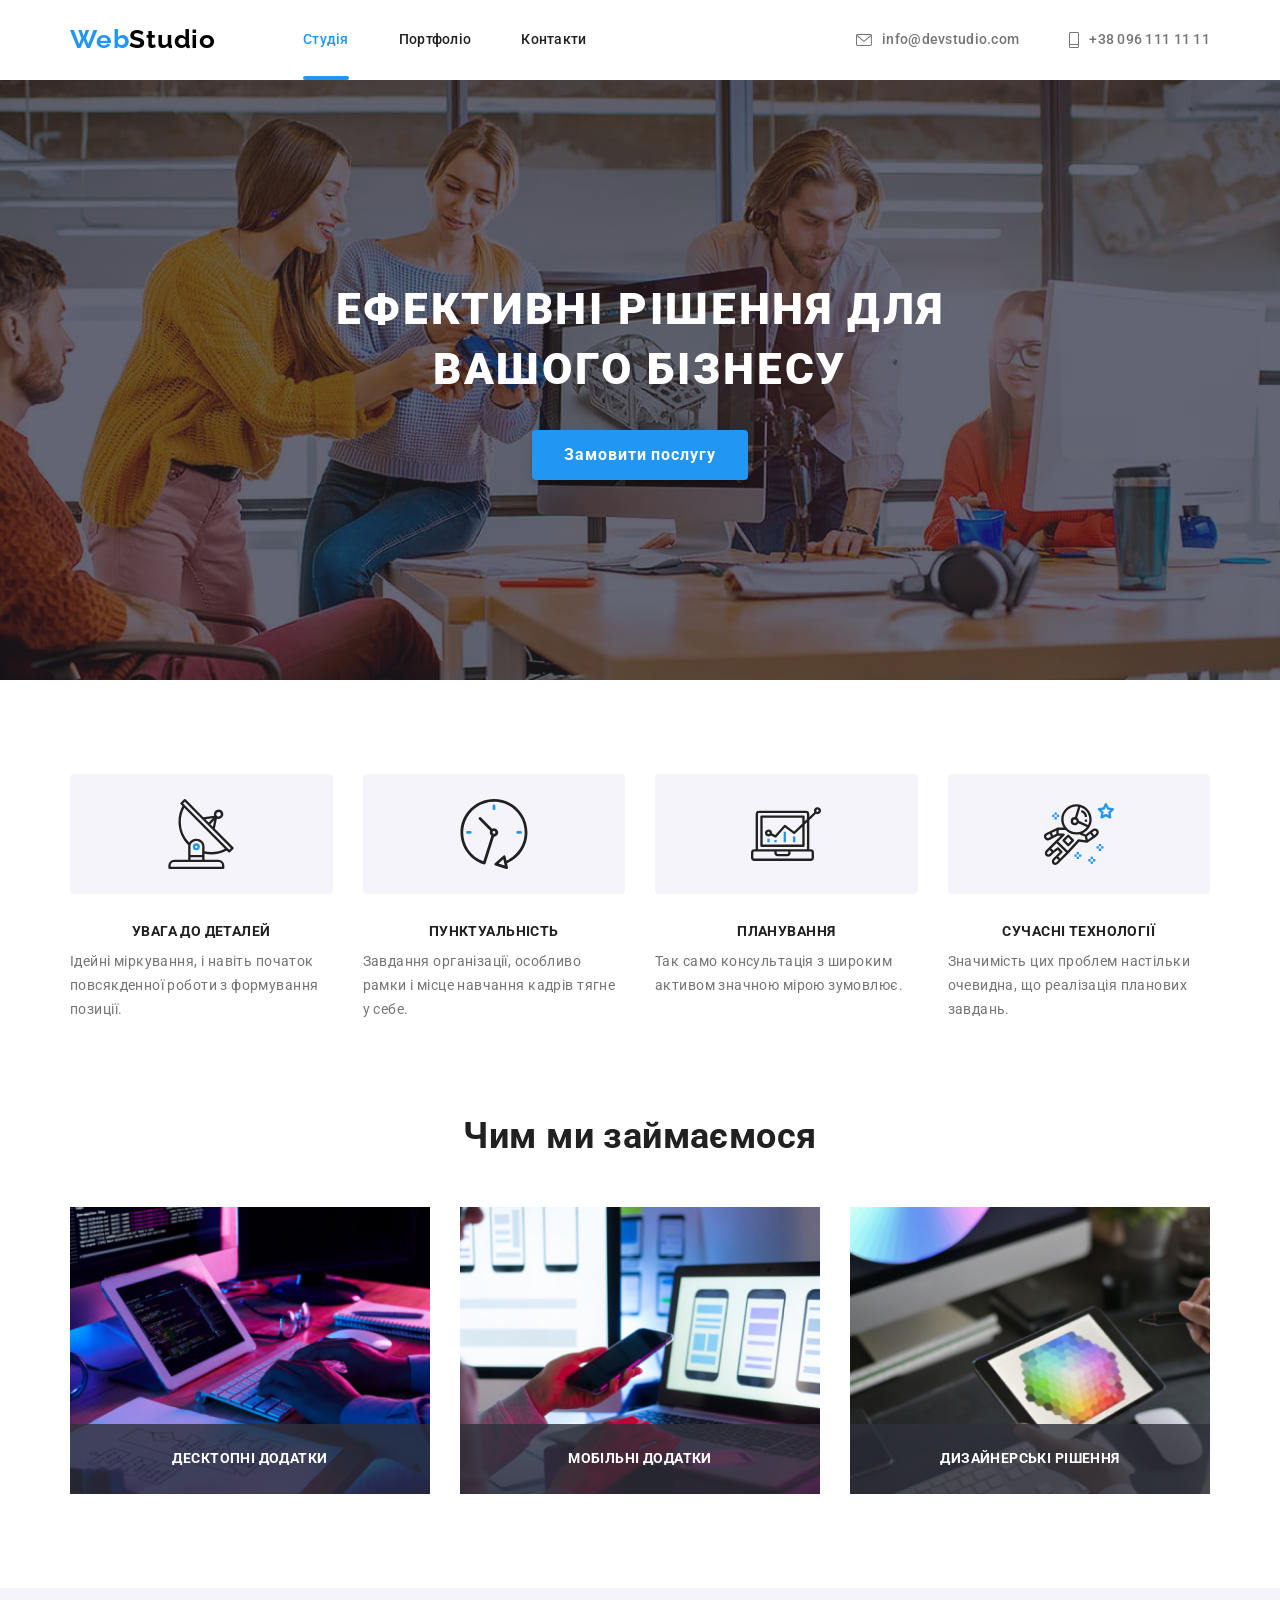
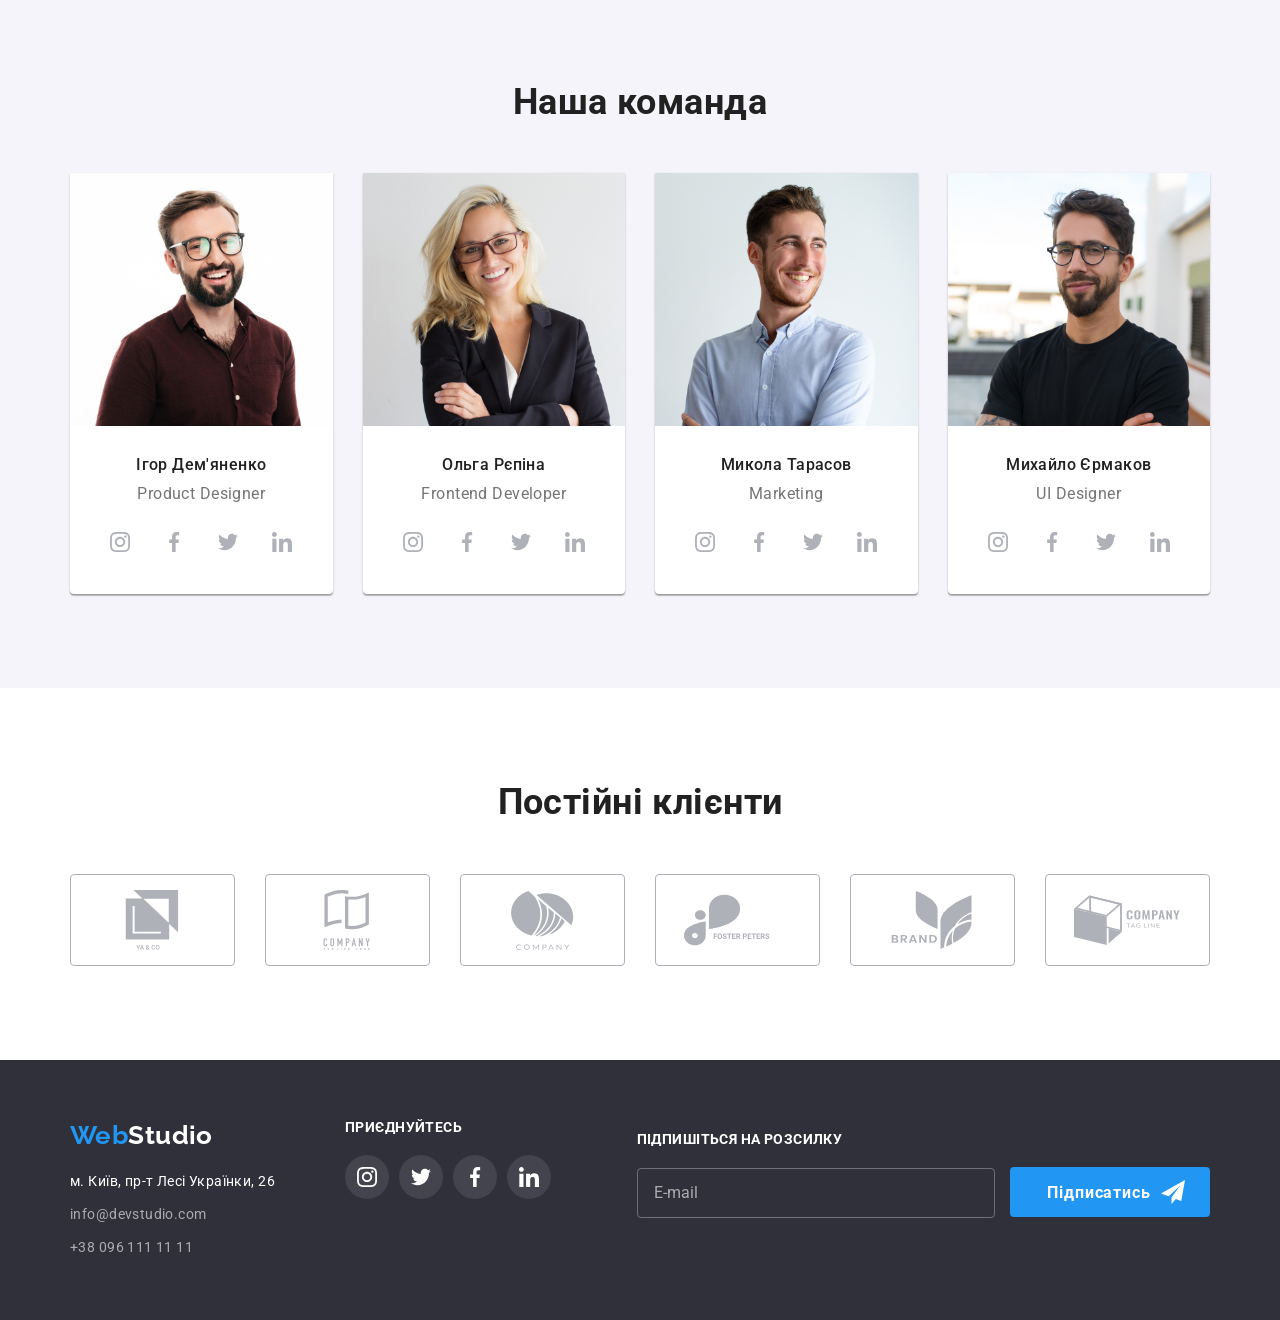
<file: index.html>
<!DOCTYPE html>
<html lang="en">
<head>
    <meta charset="UTF-8">    
    <meta http-equiv="X-UA-Compatible" content="IE=edge">
    <meta name="viewport" content="width=device-width, initial-scale=1.0">
    <title>Document</title>
    <link rel="preconnect" href="https://fonts.googleapis.com">
    <link rel="preconnect" href="https://fonts.gstatic.com" crossorigin>
    <link href="https://fonts.googleapis.com/css2?family=Raleway:wght@700&family=Roboto:wght@400;500;700;900&display=swap"
        rel="stylesheet">
    <link rel="stylesheet" href="https://cdnjs.cloudflare.com/ajax/libs/modern-normalize/1.1.0/modern-normalize.min.css" integrity="sha512-wpPYUAdjBVSE4KJnH1VR1HeZfpl1ub8YT/NKx4PuQ5NmX2tKuGu6U/JRp5y+Y8XG2tV+wKQpNHVUX03MfMFn9Q==" crossorigin="anonymous" referrerpolicy="no-referrer" />
    <link rel="stylesheet" href="./css/main.min.css">
</head>

<body class="page">
        <header class="header">
            <div class="container container-header">
                <div class="nav">
                    <a class="nav__logo" href="./index.html"><span class="accent">Web</span>Studio</a>

                    <ul class="site-nav">
                        <li class="site-nav__item"><a href="./index.html" class="site-nav__link link current">Студія</a></li>
                        <li class="site-nav__item"><a href="./portfolio.html" class="site-nav__link link">Портфоліо</a></li>
                        <li class="site-nav__item"><a href="" class="site-nav__link link">Контакти</a></li>
                    </ul>
                </div>
                <ul class="contacts">
                    <li>
                        <a href="mailto:info@devstudio.com" class="contacts__link">
                            <svg class="contacts__icon" width="16" height="12">
                                <use href="imges/symbol-defs.svg#icon-mail"></use>
                            </svg>
                             info@devstudio.com
                        </a>
                    </li>
                    <li>
                        <a href="tel:+380961111111" class="contacts__link">
                            <svg class="contacts__icon" width="10" height="16">
                                <use href="imges/symbol-defs.svg#icon-phone"></use>
                            </svg> 
                            +38 096 111 11 11
                        </a>
                    </li>
                </ul>
                    <button type="button" class="mob-modal__open" data-menu-open>
                        <svg class="nav__logo__svg" width="24" height="16">
                            <use href="./imges/symbol-defs.svg#icon-menu"></use>
                        </svg>
                    </button>
                </div>
            
            <div class="backdrop-menu is-hidden" data-menu>
                <div class="mob-modal">
                    <div class="mob-menu__top">
                        <button type="button" class="mob-modal__close" data-menu-close>
                            <svg class="mob-modal-svg" width="18" height="18">
                                <use href="./imges/symbol-defs.svg#icon-close-menu"></use>
                            </svg>
                        </button>

                        <ul class="mob-nav">
                            <li class="mob-nav__item"><a href="./index.html" class="mob-nav__link link current">Студія</a></li>
                            <li class="mob-nav__item"><a href="./portfolio.html" class="mob-nav__link link">Портфоліо</a></li>
                            <li class="mob-nav__item"><a href="" class="mob-nav__link link">Контакти</a></li>
                        </ul>
                    </div>

                    <div class="mob-menu__bottom">
                        <ul class="mob-contacts">
                            <li class="mob-tel__item">
                                <a href="tel:+380961111111" class="mob-tel link">
                                    +38 096 111 11 11
                                </a>
                            </li>
                            <li class="mob-mail__item">
                                <a href="mailto:info@devstudio.com" class="mob-mail link">
                                    info@devstudio.com
                                </a>
                            </li>
                        </ul>

                        <ul class="mob-soc">
                            <li class="mob-soc__item"><a href="" class="mob-soc__link link current">Instagram</a></li>
                            <li class="mob-soc__item"><a href="" class="mob-soc__link link">Twitter</a></li>
                            <li class="mob-soc__item"><a href="" class="mob-soc__link link">Facebook</a></li>
                            <li class="mob-soc__item"><a href="" class="mob-soc__link link">Контакти</a></li>
                        </ul>
                    </div>          
                </div>
            </div>
        </header>

        <main class="main">
            <section class="hero section">
                <div class="container">
                    <h1 class="hero__title">Ефективні рішення для вашого бізнесу</h1>
                    <button type="button" class="hero__btn" data-modal-open>Замовити послугу</button>
                </div>
            </section>
        
            <section class="privilage section">
                <div class="container privilage__container">
                    <h2 class="section__title visualy-hidden">Привелегії</h2>
                    <ul class="privilage-list">
                        <li class="privilage__item">
                            <div class="privilage__soc">
                                <svg class="privilage__icon" width="70" height="70">
                                    <use href="./imges/symbol-defs.svg#icon-antenna"></use>
                                </svg>
                            </div>
                            <h3 class="privilage__title">увага до деталей</h3>
                            <p class="privilage__text">
                                Ідейні міркування, і навіть початок повсякденної роботи з формування  позиції.
                            </p>
                        </li>
                        <li class="privilage__item">
                            <div class="privilage__soc">
                                <svg class="privilage__icon" width="70" height="70">
                                    <use href="./imges/symbol-defs.svg#icon-clock"></use>
                                </svg>
                            </div>
                            <h3 class="privilage__title">пунктуальність</h3>
                            <p class="privilage__text">
                                Завдання організації, особливо рамки і місце навчання кадрів тягне у себе.
                            </p>
                        </li>
                        <li class="privilage__item">
                            <div class="privilage__soc">
                                <svg class="privilage__icon" width="70" height="70">
                                    <use href="./imges/symbol-defs.svg#icon-diagram"></use>
                                </svg>
                            </div>
                            <h3 class="privilage__title">планування</h3>
                            <p class="privilage__text">
                                Так само консультація з широким активом значною мірою зумовлює.
                            </p>
                        </li>
                        <li class="privilage__item">
                            <div class="privilage__soc">
                                <svg class="privilage__icon" width="70" height="70">
                                    <use href="./imges/symbol-defs.svg#icon-astronaut"></use>
                                </svg>
                            </div>
                            <h3 class="privilage__title">сучасні технології</h3>
                            <p class="privilage__text">
                                Значимість цих проблем настільки очевидна, що реалізація планових завдань.
                            </p>
                        </li>
                    </ul>
                </div>
            </section>
        
            <section class="about section">
               <div class="container about-container">
                 <h2 class="section__title">Чим ми займаємося</h2>
                 <ul class="about__list">
                    <li class="about__item">
                        <img 
                        srcset="
                            ./imges/box1.jpg    1x,
                            ./imges/box1-2x.jpg 2x"
                        src="./imges/box1.jpg" alt="Процес розробки сайту" width="370"/>
                        <p class="about__text" >десктопні додатки</p>
                    </li>
                    <li class="about__item">
                        <img 
                        srcset="
                            ./imges/box2.jpg    1x,
                            ./imges/box2-2x.jpg 2x"
                        src="./imges/box2.jpg" alt="Людина та телеaон" width="370"/>
                        <p class="about__text" >мобільні додатки</p>
                    </li>
                    <li class="about__item">
                        <img 
                        srcset="
                            ./imges/box3.jpg    1x,
                            ./imges/box3-2x.jpg 2x"
                        src="./imges/box3.jpg" alt="Вибір кольорової палітри" width="370"/>
                        <p class="about__text" >дизайнерські рішення</p>
                    </li>
                </ul>
               </div>
            </section>
        
            <section class="team section">
                <div class="container">
                    <h2 class="section__title">Наша команда</h2>
                    <ul class="team-list">
                    <li class="team-list__item">
                        <picture>
                            <source
                                srcset="
                                    ./imges/man1.jpg         1x,
                                    ./imges/man1-desc-2x.jpg 2x
                                "
                                media="(min-width: 1200px)"/>
                            <source
                                srcset="
                                    ./imges/man1-tab.jpg    1x,
                                    ./imges/man1-tab-2x.jpg 2x
                                "
                                media="(min-width: 768px)"/>
                            <source
                                srcset="
                                    ./imges/man1-mob.jpg    1x,
                                    ./imges/man1-mob-2x.jpg 2x
                                "
                                media="(max-width: 767px)"/>
                            <img 
                                src="./imges/man1.jpg" 
                                class="team-list__photo" 
                                alt="Дизайнер Ігор" 
                                width="450"/>
                        </picture>
                        <div class="team-content">
                            <h3 class="team-content__title">Ігор Дем'яненко</h3>
                            <p class="team-content__text">Product Designer</p>
                            
                            <ul class="team-soc">
                                <li class="team-soc__item">
                                    <a href="" class="team-soc__link">
                                        <svg class="team-soc__icon" width="20" height="20">
                                            <use 
                                                href="./imges/symbol-defs.svg#icon-instagram">
                                            </use>
                                        </svg>
                                    </a>
                                </li>
                                <li class="team-soc__item">
                                    <a href="" class="team-soc__link">
                                        <svg class="team-soc__icon" width="20" height="20">
                                            <use 
                                                href="./imges/symbol-defs.svg#icon-facebook">
                                            </use>
                                        </svg>
                                    </a>
                                </li>
                                <li class="team-soc__item">
                                    <a href="" class="team-soc__link">
                                        <svg class="team-soc__icon" width="20" height="20">
                                            <use 
                                                href="./imges/symbol-defs.svg#icon-twitter">
                                            </use>
                                        </svg>
                                    </a>
                                </li>
                                <li class="team-soc__link">
                                    <a href="" class="team-soc__link">
                                        <svg class="team-soc__icon" width="20" height="20">
                                            <use 
                                                href="./imges/symbol-defs.svg#icon-linkedin">
                                            </use>
                                        </svg>
                                    </a>
                                </li>
                            </ul>
                        </div>
                    </li>
                    
                    <li class="team-list__item">
                        <picture>
                            <source
                                srcset="
                                    ./imges/girl.jpg         1x,
                                    ./imges/girl-desc-2x.jpg 2x
                                "
                                media="(min-width: 1200px)"/>
                            <source
                                srcset="
                                    ./imges/girl-tab.jpg    1x,
                                    ./imges/girl-tab-2x.jpg 2x
                                "
                                media="(min-width: 768px)"/>
                            <source
                                srcset="
                                    ./imges/girl-mob.jpg    1x,
                                    ./imges/girl-mob-2x.jpg 2x
                                "
                                media="(max-width: 767px)"/>
                            <img 
                                src="./imges/girl.jpg" 
                                class="team-list__photo" 
                                alt="Розробник Ольга" 
                                width="450"/>
                        </picture>
                        <div class="team-content">
                            <h3 class="team-content__title">Ольга Рєпіна</h3>
                            <p class="team-content__text">Frontend Developer</p>
                            
                            <ul class="team-soc">
                                <li class="team-soc__item">
                                    <a href="" class="team-soc__link">
                                        <svg class="team-soc__icon" width="20" height="20">
                                            <use 
                                                href="./imges/symbol-defs.svg#icon-instagram">
                                            </use>
                                        </svg>
                                    </a>
                                </li>
                                <li class="team-soc__item">
                                    <a href="" class="team-soc__link">
                                        <svg class="team-soc__icon" width="20" height="20">
                                            <use 
                                                href="./imges/symbol-defs.svg#icon-facebook">
                                            </use>
                                        </svg>
                                    </a>
                                </li>
                                <li class="team-soc__item">
                                    <a href="" class="team-soc__link">
                                        <svg class="team-soc__icon" width="20" height="20">
                                            <use 
                                                href="./imges/symbol-defs.svg#icon-twitter">
                                            </use>
                                        </svg>
                                    </a>
                                </li>
                                <li class="team-soc__item">
                                    <a href="" class="team-soc__link">
                                        <svg class="team-soc__icon" width="20" height="20">
                                            <use 
                                                href="./imges/symbol-defs.svg#icon-linkedin">
                                            </use>
                                        </svg>
                                    </a>
                                </li>
                            </ul>
                      </div>
                    </li>
                    
                    <li class="team-list__item">
                        <picture>
                            <source
                                srcset="
                                    ./imges/man2.jpg         1x,
                                    ./imges/man2-desc-2x.jpg 2x
                                "
                                media="(min-width: 1200px)"/>
                            <source
                                srcset="
                                    ./imges/man2-tab.jpg    1x,
                                    ./imges/man2-tab-2x.jpg 2x
                                "
                                media="(min-width: 768px)"/>
                            <source
                                srcset="
                                    ./imges/man2-mob.jpg    1x,
                                    ./imges/man2-mob-2x.jpg 2x
                                "
                                media="(max-width: 767px)"/>
                            <img 
                                src="./imges/man2.jpg" 
                                class="team-list__photo" 
                                alt="Маркетолог Микола" 
                                width="450"/>
                        </picture>
                        <div class="team-content">
                            <h3 class="team-content__title">Микола Тарасов</h3>
                            <p class="team-content__text">Marketing</p>
                            
                            <ul class="team-soc">
                                <li class="team-soc__item">
                                    <a href="" class="team-soc__link">
                                        <svg class="team-soc__icon" width="20" height="20">
                                            <use 
                                                href="./imges/symbol-defs.svg#icon-instagram">
                                            </use>
                                        </svg>
                                    </a>
                                </li>
                                <li class="team-soc__item">
                                    <a href="" class="team-soc__link">
                                        <svg class="team-soc__icon" width="20" height="20">
                                            <use 
                                                href="./imges/symbol-defs.svg#icon-facebook">
                                            </use>
                                        </svg>
                                    </a>
                                </li>
                                <li class="team-soc__item">
                                    <a href="" class="team-soc__link">
                                        <svg class="team-soc__icon" width="20" height="20">
                                            <use 
                                                href="./imges/symbol-defs.svg#icon-twitter">
                                            </use>
                                        </svg>
                                    </a>
                                </li>
                                <li class="team-soc__item">
                                    <a href="" class="team-soc__link">
                                        <svg class="team-soc__icon" width="20" height="20">
                                            <use 
                                                href="./imges/symbol-defs.svg#icon-linkedin">
                                            </use>
                                        </svg>
                                    </a>
                                </li>
                            </ul>
                        </div>
                    </li>
                    
                    <li class="team-list__item">
                        <picture>
                            <source
                                srcset="
                                    ./imges/man3.jpg         1x,
                                    ./imges/man3-desc-2x.jpg 2x
                                "
                                media="(min-width: 1200px)"/>
                            <source
                                srcset="
                                    ./imges/man3-tab.jpg    1x,
                                    ./imges/man3-tab-2x.jpg 2x
                                "
                                media="(min-width: 768px)"/>
                            <source
                                srcset="
                                    ./imges/man3-mob.jpg    1x,
                                    ./imges/man3-mob-2x.jpg 2x
                                "
                                media="(max-width: 767px)"/>
                            <img 
                                src="./imges/man3.jpg" 
                                class="team-list__photo" 
                                alt="Дизайнер Михайло" 
                                width="450"/>
                        </picture>
                        <div class="team-content">
                            <h3 class="team-content__title">Михайло Єрмаков</h3>
                            <p class="team-content__text">UI Designer</p>
                            
                            <ul class="team-soc">
                                <li class="team-soc__item">
                                    <a href="" class="team-soc__link">
                                        <svg class="team-soc__icon" width="20" height="20">
                                            <use 
                                                href="./imges/symbol-defs.svg#icon-instagram">
                                            </use>
                                        </svg>
                                    </a>
                                </li>
                                <li class="team-soc__item">
                                    <a href="" class="team-soc__link">
                                        <svg class="team-soc__icon" width="20" height="20">
                                            <use 
                                                href="./imges/symbol-defs.svg#icon-facebook">
                                            </use>
                                        </svg>
                                    </a>
                                </li>
                                <li class="team-soc__item">
                                    <a href="" class="team-soc__link">
                                        <svg class="team-soc__icon" width="20" height="20">
                                            <use 
                                                href="./imges/symbol-defs.svg#icon-twitter">
                                            </use>
                                        </svg>
                                    </a>
                                </li>
                                <li class="team-soc__item">
                                    <a href="" class="team-soc__link">
                                        <svg class="team-soc__icon" width="20" height="20">
                                            <use 
                                                href="./imges/symbol-defs.svg#icon-linkedin">
                                            </use>
                                        </svg>
                                    </a>
                                </li>
                            </ul>
                        </div>
                    </li>
                </ul>
                </div>
            </section>

            <section class="regular-clients section">
                <div class="container">
                    <h2 class="section__title">Постійні клієнти</h2>
                    <ul class="regular-list">
                        <li class="regular-list__item">
                            <a href="" class="regular-list__link">
                                <svg class="regular-list__icon" width="106" height="60">
                                    <use href="imges/symbol-defs.svg#icon-company-one"></use>
                                </svg>
                            </a>
                        </li>
                        <li class="regular-list__item">
                            <a href="" class="regular-list__link">
                                <svg class="regular-list__icon" width="106" height="60">
                                    <use href="imges/symbol-defs.svg#icon-company-two"></use>
                                </svg>
                            </a>
                        </li>
                           
                        <li class="regular-list__item">
                            <a href="" class="regular-list__link">
                                <svg class="regular-list__icon" width="106" height="60">
                                    <use href="imges/symbol-defs.svg#icon-company-three"></use>
                                </svg>
                            </a>
                        </li>
                           <li class="regular-list__item">
                           <a href="" class="regular-list__link">
                                <svg class="regular-list__icon" width="106" height="60">
                                    <use href="imges/symbol-defs.svg#icon-company-four"></use>
                                </svg>
                            </a>
                        </li>
                           <li class="regular-list__item">
                            <a href="" class="regular-list__link">
                                <svg class="regular-list__icon" width="106" height="60">
                                    <use href="imges/symbol-defs.svg#icon-company-five"></use>
                                </svg>
                            </a>
                        </li>
                           <li class="regular-list__item">
                            <a href="" class="regular-list__link">
                                <svg class="regular-list__icon" width="106" height="60">
                                    <use href="imges/symbol-defs.svg#icon-company-six"></use>
                                </svg>
                            </a>
                        </li>
                    </ul>
                </div>
            </section>
        </main>

         <footer class="footer">
            <div class="container">
                <div class="contacts-soc">
                <div class="footer-section">
                    <a class="footer__logo" href="./index.html"><span class="accent">Web</span>Studio</a>
                    <address class="address">
                        <ul class="address-list">
                            <li class="address-list__address">
                                <a href="https://goo.gl/maps/zkTxTiTkrvUxLXE88" class="address-list__link"> м. Київ, пр-т Лесі Українки, 26</a>
                            </li>
                            <li class="address-list__mail">
                                <a href="mailto:info@devstudio.com" class="link">info@devstudio.com</a>
                            </li>
                            <li class="address-list__tel">
                                <a href="tel:+380961111111" class="link">+38 096 111 11 11</a>
                            </li>
                        </ul>
                    </address>
                </div>  

                    <div class="footer-icons">
                        <h2 class="footer-soc__title">приєднуйтесь</h2>
                        <ul class="footer-soc__list">
                            <li class="footer-soc__item">
                                <a href="" class="footer-soc__link">
                                    <svg class="footer-soc__icon" width="20" height="20">
                                        <use href="imges/symbol-defs.svg#icon-instagram"></use>
                                    </svg>
                                </a>
                            </li>
                            <li class="footer-soc__item">
                                <a href="" class="footer-soc__link">
                                    <svg class="footer-soc__icon" width="20" height="20">
                                        <use href="imges/symbol-defs.svg#icon-twitter"></use>
                                    </svg>
                                </a>
                            </li>
                            <li class="footer-soc__item">
                                <a href="" class="footer-soc__link">
                                    <svg class="footer-soc__icon" width="20" height="20">
                                        <use href="imges/symbol-defs.svg#icon-facebook"></use>
                                    </svg>
                                </a>
                            </li>
                            <li class="footer-soc__item">
                                <a href="" class="footer-soc__link">
                                    <svg class="footer-soc__icon" width="20" height="20">
                                        <use href="imges/symbol-defs.svg#icon-linkedin"></use>
                                    </svg>
                                </a>
                            </li>
                        </ul>
                    </div>
                </div>

                    <div class="footer-form">
                        <h2 class="footer-soc__title">підпишіться на розсилку</h2>
                        <form class="footer-form__container">
                          <label for="підпишіться на розсилку" name="subscribe">
                            <input 
                            type="email"
                            class="footer-form__email"
                            placeholder="E-mail"
                            >
                            </label>

                            <button type="submit" class="footer-form__btn">
                                <div class="footer-icon">
                                    <h2 class="footer-icon__title">Підписатись</h2>
                                    <svg class="footer-icon__svg" width="24" height="24">
                                        <use href="./imges/symbol-defs.svg#icon-form"></use>
                                    </svg>
                                </div>
                            </button>
                        </form>
                    </div>
            </div>
        </footer>
        <div class="backdrop is-hidden" data-modal>
                    <div class="modal">
                        <button type="button" class="modal-btn" data-modal-close>
                            <svg class="modal-svg" width="18" height="18">
                                <use href="./imges/symbol-defs.svg#icon-close"></use>
                            </svg>
                        </button>

                        <h2 class="modal-title">Залиште свої дані, ми вам передзвонимо</h2>

                       <div class="footer-form-container">
                         <form class="modal-form">
                                <label for="user-name" class="modal-label">
                                    <span class="user-name-title">Ім'я</span>
                                    <span class="input-svg">
                                        <input 
                                        type="text"
                                        name="user-name"
                                        id="user-name"
                                        class="modal-input"
                                        >
                                        <svg class="modal-form-svg" width="18" height="18">
                                            <use href="./imges/symbol-defs.svg#icon-form-person"></use>
                                        </svg>
                                    </span>
                                </label>

                                <label for="user-tel" class="modal-label">
                                    <span class="user-name-title">Телефон</span>
                                    <span class="input-svg">
                                        <input 
                                        type="tel"
                                        name="user-tel"
                                        id="user-tel"
                                        class="modal-input"
                                        >
                                        <svg class="modal-form-svg" width="18" height="18">
                                            <use href="./imges/symbol-defs.svg#icon-form-phone"></use>
                                        </svg>
                                    </span>
                                
                                </label>

                                <label for="user-email" class="modal-label">
                                    <span class="user-name-title">Пошта</span>
                                    <span class="input-svg">
                                        <input 
                                        type="email"
                                        name="user-tel"
                                        id="user-tel"
                                        class="modal-input"
                                        >
                                        <svg class="modal-form-svg" width="18" height="18">
                                            <use href="./imges/symbol-defs.svg#icon-form-email"></use>
                                        </svg>
                                    </span>
                                </label>
                           

                                <label for="user-comment" class="modal-user-comment">
                                    <span class="user-name-title">Коментар</span>
                                    <textarea 
                                    type="text"
                                    name="user-comment" 
                                    id="user-comment"
                                    class="modal-comment"
                                    placeholder="Введіть текст"></textarea>                                
                                </label>

                                <div class="check-box">
                                    <input 
                                    type="checkbox"
                                    class="input-checkbox visualy-hidden"
                                    id="checked"
                                    name="checked"
                                    required>

                                    <label for="checked" class="checked-content">
                                        <span class="checked-svg">
                                            <svg class="checked-icon" width="11" height="8">
                                                <use href="./imges/symbol-defs.svg#icon-checked"></use>
                                            </svg>
                                        </span>
                                        <span class="checked-text">Погоджуюся з розсилкою та приймаю
                                            <a href="#" class="checked-link">Умови договору</a>
                                        </span>
                                    </label>
                                </div>

                            <button type="submit" class="modal-form-btn">Відправити</button>
                        </form>
                       </div>
                    </div>
                </div>


          <script src="./js/modal.js"></script>
          <script src="./js/mobile-menu.js"></script>
    </body>
</html>
</file>
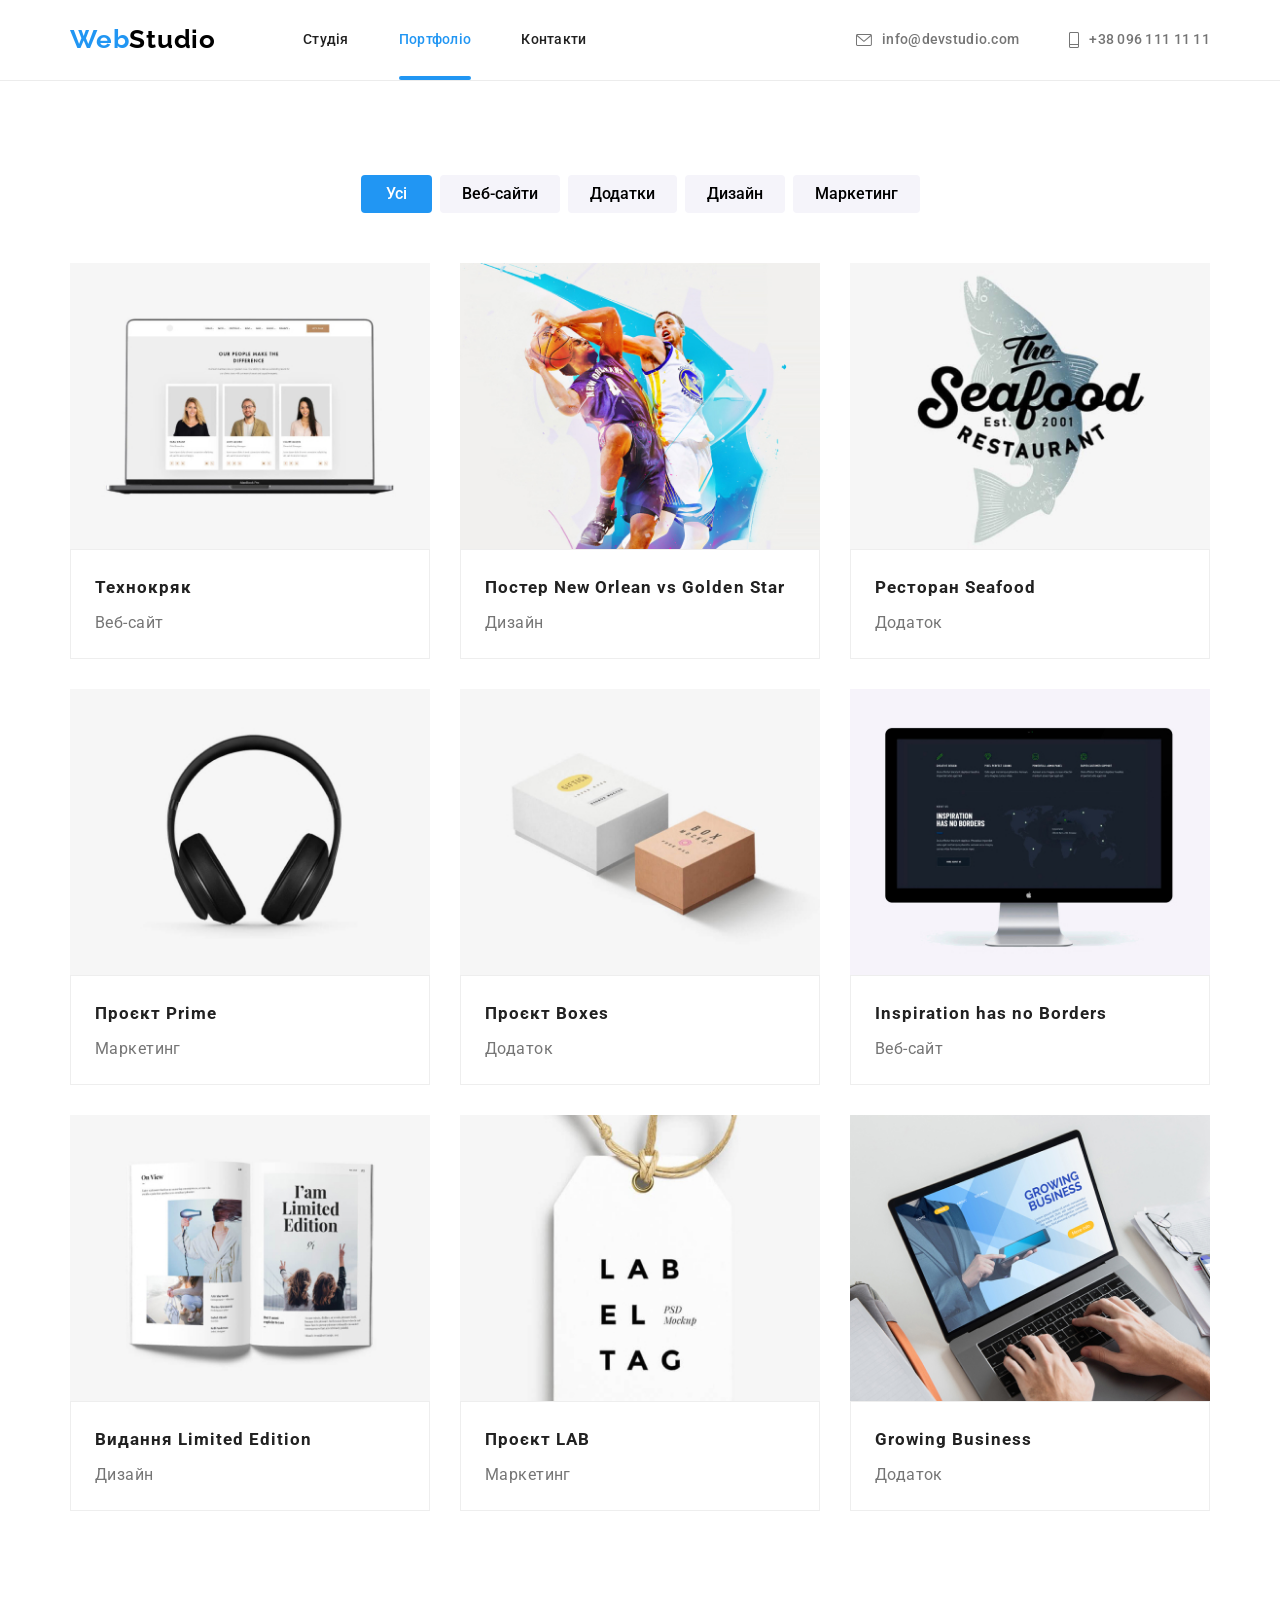
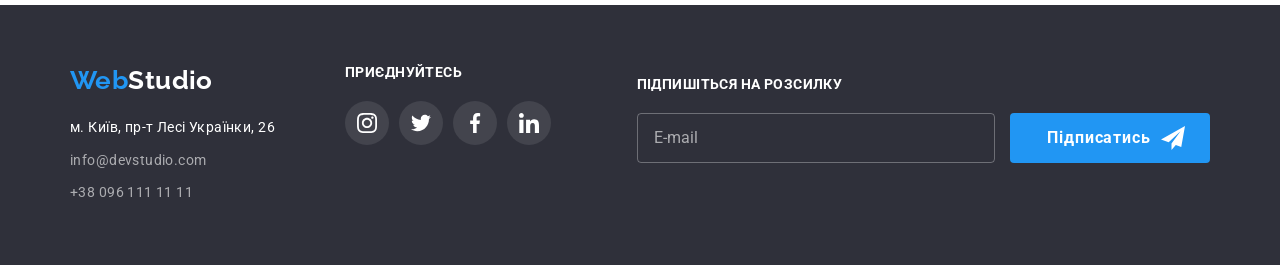
<file: portfolio.html>
<!DOCTYPE html>
<html lang="en">
<head>
    <meta charset="UTF-8">
    <meta http-equiv="X-UA-Compatible" content="IE=edge">
    <meta name="viewport" content="width=device-width, initial-scale=1.0">
    <title>Portfolio</title>
    <link rel="preconnect" href="https://fonts.googleapis.com">
    <link rel="preconnect" href="https://fonts.gstatic.com">
    <link href="https://fonts.googleapis.com/css2?family=Raleway:wght@700&family=Roboto:wght@400;500;700;900&display=swap"
        rel="stylesheet">
    <link rel="stylesheet" href="https://cdnjs.cloudflare.com/ajax/libs/modern-normalize/1.1.0/modern-normalize.min.css" integrity="sha512-wpPYUAdjBVSE4KJnH1VR1HeZfpl1ub8YT/NKx4PuQ5NmX2tKuGu6U/JRp5y+Y8XG2tV+wKQpNHVUX03MfMFn9Q==" crossorigin="anonymous" referrerpolicy="no-referrer" />
    <link rel="stylesheet" href="./css/main.min.css">
</head>

<body class="page">
        <header class="header">
            <div class="header-nav">
                <div class="container container-header">
                <div class="nav">
                    <a class="nav__logo" href="./index.html"><span class="accent">Web</span>Studio</a>

                    <ul class="site-nav">
                        <li class="site-nav__item"><a href="./index.html" class="site-nav__link link">Студія</a></li>
                        <li class="site-nav__item"><a href="./portfolio.html" class="site-nav__link link current">Портфоліо</a></li>
                        <li class="site-nav__item"><a href="" class="site-nav__link link">Контакти</a></li>
                    </ul>
                </div>
                <ul class="contacts">
                    <li>
                        <a href="mailto:info@devstudio.com" class="contacts__link">
                            <svg class="contacts__icon" width="16" height="12">
                                <use href="imges/symbol-defs.svg#icon-mail"></use>
                            </svg>
                             info@devstudio.com
                        </a>
                    </li>
                    <li>
                        <a href="tel:+380961111111" class="contacts__link">
                            <svg class="contacts__icon" width="10" height="16">
                                <use href="imges/symbol-defs.svg#icon-phone"></use>
                            </svg> 
                            +38 096 111 11 11
                        </a>
                    </li>
                </ul>
                    <button type="button" class="mob-modal__open" data-menu-open>
                        <svg class="nav__logo__svg" width="24" height="16">
                            <use href="./imges/symbol-defs.svg#icon-menu"></use>
                        </svg>
                    </button>
                </div>
            
            <div class="backdrop-menu is-hidden" data-menu>
                <div class="mob-modal">
                    <div class="mob-menu__top">
                        <button type="button" class="mob-modal__close" data-menu-close>
                            <svg class="mob-modal-svg" width="18" height="18">
                                <use href="./imges/symbol-defs.svg#icon-close-menu"></use>
                            </svg>
                        </button>

                        <ul class="mob-nav">
                            <li class="mob-nav__item"><a href="./index.html" class="mob-nav__link link">Студія</a></li>
                            <li class="mob-nav__item"><a href="./portfolio.html" class="mob-nav__link link current">Портфоліо</a></li>
                            <li class="mob-nav__item"><a href="" class="mob-nav__link link">Контакти</a></li>
                        </ul>
                    </div>

                    <div class="mob-menu__bottom">
                        <ul class="mob-contacts">
                            <li class="mob-tel__item">
                                <a href="tel:+380961111111" class="mob-tel link">
                                    +38 096 111 11 11
                                </a>
                            </li>
                            <li class="mob-mail__item">
                                <a href="mailto:info@devstudio.com" class="mob-mail link">
                                    info@devstudio.com
                                </a>
                            </li>
                        </ul>

                        <ul class="mob-soc">
                            <li class="mob-soc__item"><a href="" class="mob-soc__link link current">Instagram</a></li>
                            <li class="mob-soc__item"><a href="" class="mob-soc__link link">Twitter</a></li>
                            <li class="mob-soc__item"><a href="" class="mob-soc__link link">Facebook</a></li>
                            <li class="mob-soc__item"><a href="" class="mob-soc__link link">Контакти</a></li>
                        </ul>
                    </div>          
                </div>
            </div>
        </div>
    </header>
     
        <main class="main">
        <section class="portfolio section">
            <div class="container">
            <h1 class="visualy-hidden">Portfolio</h1>
            <ul class="portfolio-btn__list">
                <li>
                    <button type="button" class="portfolio-btn__btn current">Усі</button>
                </li>
                <li>
                    <button type="button" class="portfolio-btn__btn">Веб-сайти</button>
                </li>
                <li>
                    <button type="button" class="portfolio-btn__btn">Додатки</button>
                </li>
                <li>
                    <button type="button" class="portfolio-btn__btn">Дизайн</button>
                </li>
                <li>
                    <button type="button" class="portfolio-btn__btn">Маркетинг</button>
                </li>
            </ul>

            <ul class="portfolio-cards__list">
                <li class="portfolio-cards__item">
                    <a href="" class="portfolio-cards__link link">
                        <div class="portfolio-cards__hover">
                            <picture>
                                <source 
                                    srcset="
                                        ./imges/web-site.jpg         1x,
                                        ./imges/web-site-desc-2x.jpg 2x
                                    "
                                    media="(min-width: 1200px)">
                                <source 
                                    srcset="
                                        ./imges/web-site-tab.jpg    1x,
                                        ./imges/web-site-tab-2x.jpg 2x
                                    "
                                    media="(min-width: 768px)">
                                <source 
                                    srcset="
                                        ./imges/web-site-mob.jpg    1x,
                                        ./imges/web-site-mob-2x.jpg 2x
                                    "
                                    media="(min-width: 480px)">
                                <img 
                                    class="portfolio-photo"
                                    src="./imges/web-site.jpg" 
                                    alt="Технокряк" 
                                    width="370">
                            </picture>
                            <p class="portfolio-cards__text">
                                Ресурс пропонує комплексні пропозиції з різним рівнем функціоналу 
                                та сервісів. Все це дозволить відвідувачу отримати вичерпні відомості
                                про компанію чи приватну особу.
                            </p>
                        </div>
                        <div class="portfolio-content">
                            <h2 class="portfolio-content__title">Технокряк</h2>
                            <p class="portfolio-content__text">Веб-сайт</p>
                        </div>                      
                    </a>
                </li>
                <li class="portfolio-cards__item">
                   <a href="" class="portfolio-cards__link link">
                        <div class="portfolio-cards__hover">
                            <picture>
                                <source 
                                    srcset="
                                        ./imges/design.jpg         1x,
                                        ./imges/design-desc-2x.jpg 2x
                                    "
                                    media="(min-width: 1200px)">
                                <source 
                                    srcset="
                                        ./imges/design-tab.jpg    1x,
                                        ./imges/design-tab-2x.jpg 2x
                                    "
                                    media="(min-width: 768px)">
                                <source 
                                    srcset="
                                        ./imges/design-mob.jpg    1x,
                                        ./imges/design-mob-2x.jpg 2x
                                    "
                                    media="(min-width: 480px)">
                                <img   
                                    class="portfolio-photo" 
                                    src="./imges/design.jpg" 
                                    alt="Постер New Orlean vs Golden Star" 
                                    width="370">
                            </picture>
                            <p class="portfolio-cards__text">
                                Ресурс пропонує комплексні пропозиції з різним рівнем функціоналу 
                                та сервісів. Все це дозволить відвідувачу отримати вичерпні відомості
                                про компанію чи приватну особу.
                            </p>   
                        </div> 
                        <div class="portfolio-content">                            
                                <h2 class="portfolio-content__title">Постер New Orlean vs Golden Star</h2>
                                <p class="portfolio-content__text">Дизайн</p>
                            </div>
                   </a>
                </li>
                <li class="portfolio-cards__item">
                    <a href="" class="portfolio-cards__link link">
                        <div class="portfolio-cards__hover">
                            <picture>
                                <source 
                                    srcset="
                                        ./imges/seafood.jpg         1x,
                                        ./imges/seafood-desc-2x.jpg 2x
                                    "
                                    media="(min-width: 1200px)">
                                <source 
                                    srcset="
                                        ./imges/seafood-tab.jpg    1x,
                                        ./imges/seafood-tab-2x.jpg 2x
                                    "
                                    media="(min-width: 768px)">
                                <source 
                                    srcset="
                                        ./imges/seafood-mob.jpg    1x,
                                        ./imges/seafood-mob-2x.jpg 2x
                                    "
                                    media="(min-width: 480px)">
                                <img 
                                    class="portfolio-photo"
                                    src="./imges/seafood.jpg" 
                                    alt="Ресторан Seafood" 
                                    width="370">
                            </picture>
                            <p class="portfolio-cards__text">
                            Ресурс пропонує комплексні пропозиції з різним рівнем функціоналу 
                            та сервісів. Все це дозволить відвідувачу отримати вичерпні відомості
                            про компанію чи приватну особу.
                        </p>
                        </div>
                        <div class="portfolio-content">
                            <h2 class="portfolio-content__title">Ресторан Seafood</h2>
                            <p class="portfolio-content__text">Додаток</p>
                        </div>
                    </a>
                </li>
                <li class="portfolio-cards__item">
                    <a href="" class="portfolio-cards__link link">
                        <div class="portfolio-cards__hover">
                            <picture>
                                <source 
                                    srcset="
                                        ./imges/prime.jpg         1x,
                                        ./imges/prime-desc-2x.jpg 2x
                                    "
                                    media="(min-width: 1200px)">
                                <source 
                                    srcset="
                                        ./imges/prime-tab.jpg    1x,
                                        ./imges/prime-tab-2x.jpg 2x
                                    "
                                    media="(min-width: 768px)">
                                <source 
                                    srcset="
                                        ./imges/prime-mob.jpg    1x,
                                        ./imges/prime-mob-2x.jpg 2x
                                    "
                                    media="(min-width: 480px)">
                                <img    
                                    class="portfolio-photo"
                                    src="./imges/prime.jpg"    
                                    alt="Проєкт Prime" 
                                    width="370">
                            </picture>
                            <p class="portfolio-cards__text">
                            Ресурс пропонує комплексні пропозиції з різним рівнем функціоналу 
                            та сервісів. Все це дозволить відвідувачу отримати вичерпні відомості
                             про компанію чи приватну особу.
                        </p>
                        </div>
                        <div class="portfolio-content">
                            <h2 class="portfolio-content__title">Проєкт Prime</h2>
                            <p class="portfolio-content__text">Маркетинг</p>
                        </div>
                    </a>
                </li>
                <li class="portfolio-cards__item">
                    <a href="" class="portfolio-cards__link link">
                        <div class="portfolio-cards__hover">
                            <picture>
                                <source 
                                    srcset="
                                        ./imges/boxes.jpg         1x,
                                        ./imges/boxes-desc-2x.jpg 2x
                                    "
                                    media="(min-width: 1200px)">
                                <source 
                                    srcset="
                                        ./imges/boxes-tab.jpg    1x,
                                        ./imges/boxes-tab-2x.jpg 2x
                                    "
                                    media="(min-width: 768px)">
                                <source 
                                    srcset="
                                        ./imges/boxes-mob.jpg   1x,
                                        ./imges/boxes-mob-2x.jpg 2x
                                    "
                                    media="(min-width: 480px)">
                                <img 
                                    class="portfolio-photo"
                                    src="./imges/boxes.jpg" 
                                    alt="Проєкт Boxes" 
                                    width="370">
                            </picture>
                            <p class="portfolio-cards__text">
                            Ресурс пропонує комплексні пропозиції з різним рівнем функціоналу 
                            та сервісів. Все це дозволить відвідувачу отримати вичерпні відомості
                             про компанію чи приватну особу.
                        </p>
                        </div>                        
                        <div class="portfolio-content">                            
                            <h2 class="portfolio-content__title">Проєкт Boxes</h2>
                            <p class="portfolio-content__text">Додаток</p>
                        </div>
                    </a>
                </li>
                <li class="portfolio-cards__item">
                    <a href="" class="portfolio-cards__link link">
                        <div class="portfolio-cards__hover">
                            <picture>
                                <source 
                                    srcset="
                                        ./imges/inspiration.jpg         1x,
                                        ./imges/inspiration-desc-2x.jpg 2x
                                    "
                                    media="(min-width: 1200px)">
                                <source 
                                    srcset="
                                        ./imges/inspiration-tab.jpg    1x,
                                        ./imges/inspiration-tab-2x.jpg 2x
                                    "
                                    media="(min-width: 768px)">
                                <source 
                                    srcset="
                                        ./imges/inspiration-mob.jpg   1x,
                                        ./imges/inspiration-mob-2x.jpg 2x
                                    "
                                    media="(min-width: 480px)">
                                <img 
                                    class="portfolio-photo"
                                    src="./imges/inspiration.jpg" 
                                    alt="Inspiration has no Borders" 
                                    width="370">
                            </picture>
                            <p class="portfolio-cards__text">
                            Ресурс пропонує комплексні пропозиції з різним рівнем функціоналу 
                            та сервісів. Все це дозволить відвідувачу отримати вичерпні відомості
                             про компанію чи приватну особу.
                        </p>
                        </div>
                        <div class="portfolio-content">
                            <h2 class="portfolio-content__title">Inspiration has no Borders</h2>
                            <p class="portfolio-content__text">Веб-сайт</p>
                        </div>
                    </a>
                </li>
                <li class="portfolio-cards__item">
                    <a href="" class="portfolio-cards__link link">
                        <div class="portfolio-cards__hover">
                            <picture>
                                <source 
                                    srcset="
                                        ./imges/edition.jpg         1x,
                                        ./imges/edition-desc-2x.jpg 2x
                                    "
                                    media="(min-width: 1200px)">
                                <source 
                                    srcset="
                                        ./imges/edition-tab.jpg    1x,
                                        ./imges/edition-tab-2x.jpg 2x
                                    "
                                    media="(min-width: 768px)">
                                <source 
                                    srcset="
                                        ./imges/edition-mob.jpg   1x,
                                        ./imges/edition-mob-2x.jpg 2x
                                    "
                                    media="(min-width: 480px)">
                                <img 
                                    class="portfolio-photo"
                                    src="./imges/edition.jpg"  
                                    alt="Видання Limited Edition" 
                                    width="370">
                            </picture>
                            <p class="portfolio-cards__text">
                            Ресурс пропонує комплексні пропозиції з різним рівнем функціоналу 
                            та сервісів. Все це дозволить відвідувачу отримати вичерпні відомості
                             про компанію чи приватну особу.
                        </p>
                        </div>
                        <div class="portfolio-content">
                            <h2 class="portfolio-content__title">Видання Limited Edition</h2>
                            <p class="portfolio-content__text">Дизайн</p>
                        </div>
                    </a>
                </li>
                <li class="portfolio-cards__item">
                    <a href="" class="portfolio-cards__link link">
                        <div class="portfolio-cards__hover">
                            <picture>
                                <source 
                                    srcset="
                                        ./imges/lab.jpg         1x,
                                        ./imges/lab-desc-2x.jpg 2x
                                    "
                                    media="(min-width: 1200px)">
                                <source 
                                    srcset="
                                        ./imges/lab-tab.jpg    1x,
                                        ./imges/lab-tab-2x.jpg 2x
                                    "
                                    media="(min-width: 768px)">
                                <source 
                                    srcset="
                                        ./imges/lab-mob.jpg   1x,
                                        ./imges/lab-mob-2x.jpg 2x
                                    "
                                    media="(min-width: 480px)">
                                <img 
                                    class="portfolio-photo"
                                    src="./imges/lab.jpg" 
                                    alt="Проєкт LAB" 
                                    width="370">
                            </picture>
                            <p class="portfolio-cards__text">
                            Ресурс пропонує комплексні пропозиції з різним рівнем функціоналу 
                            та сервісів. Все це дозволить відвідувачу отримати вичерпні відомості
                             про компанію чи приватну особу.
                        </p>
                        </div>
                        <div class="portfolio-content">
                            <h2 class="portfolio-content__title">Проєкт LAB</h2>
                            <p class="portfolio-content__text">Маркетинг</p>
                        </div>
                    </a>
                </li>
                <li class="portfolio-cards__item">
                    <a href="" class="portfolio-cards__link link">
                        <div class="portfolio-cards__hover">
                            <picture>
                                <source 
                                    srcset="
                                        ./imges/business.jpg         1x,
                                        ./imges/business-desc-2x.jpg 2x
                                    "
                                    media="(min-width: 1200px)">
                                <source 
                                    srcset="
                                        ./imges/business-tab.jpg    1x,
                                        ./imges/business-tab-2x.jpg 2x
                                    "
                                    media="(min-width: 768px)">
                                <source 
                                    srcset="
                                        ./imges/business-mob.jpg    1x,
                                        ./imges/business-mob-2x.jpg 2x
                                    "
                                    media="(min-width: 480px)">
                                <img 
                                    class="portfolio-photo"
                                    src="./imges/business.jpg" 
                                    alt="Growing Business" 
                                    width="370">
                            </picture>
                            <p class="portfolio-cards__text">
                            Ресурс пропонує комплексні пропозиції з різним рівнем функціоналу 
                            та сервісів. Все це дозволить відвідувачу отримати вичерпні відомості
                             про компанію чи приватну особу.
                        </p>
                        </div>
                        <div class="portfolio-content">
                            <h2 class="portfolio-content__title">Growing Business</h2>
                            <p class="portfolio-content__text">Додаток</p>
                        </div>
                    </a>
                </li>
            </ul>
            </div>
        </section>
     </main>
      <footer class="footer">
            <div class="container">
                <div class="contacts-soc">
                <div class="footer-section">
                    <a class="footer__logo" href="./index.html"><span class="accent">Web</span>Studio</a>
                    <address class="address">
                        <ul class="address-list">
                            <li class="address-list__address">
                                <a href="https://goo.gl/maps/zkTxTiTkrvUxLXE88" class="address-list__link"> м. Київ, пр-т Лесі Українки, 26</a>
                            </li>
                            <li class="address-list__mail">
                                <a href="mailto:info@devstudio.com" class="link">info@devstudio.com</a>
                            </li>
                            <li class="address-list__tel">
                                <a href="tel:+380961111111" class="link">+38 096 111 11 11</a>
                            </li>
                        </ul>
                    </address>
                </div>  

                    <div class="footer-icons">
                        <h2 class="footer-soc__title">приєднуйтесь</h2>
                        <ul class="footer-soc__list">
                            <li class="footer-soc__item">
                                <a href="" class="footer-soc__link">
                                    <svg class="footer-soc__icon" width="20" height="20">
                                        <use href="imges/symbol-defs.svg#icon-instagram"></use>
                                    </svg>
                                </a>
                            </li>
                            <li class="footer-soc__item">
                                <a href="" class="footer-soc__link">
                                    <svg class="footer-soc__icon" width="20" height="20">
                                        <use href="imges/symbol-defs.svg#icon-twitter"></use>
                                    </svg>
                                </a>
                            </li>
                            <li class="footer-soc__item">
                                <a href="" class="footer-soc__link">
                                    <svg class="footer-soc__icon" width="20" height="20">
                                        <use href="imges/symbol-defs.svg#icon-facebook"></use>
                                    </svg>
                                </a>
                            </li>
                            <li class="footer-soc__item">
                                <a href="" class="footer-soc__link">
                                    <svg class="footer-soc__icon" width="20" height="20">
                                        <use href="imges/symbol-defs.svg#icon-linkedin"></use>
                                    </svg>
                                </a>
                            </li>
                        </ul>
                    </div>
                </div>

                    <div class="footer-form">
                        <h2 class="footer-soc__title">підпишіться на розсилку</h2>
                        <form class="footer-form__container">
                          <label for="підпишіться на розсилку" name="subscribe">
                            <input 
                            type="email"
                            class="footer-form__email"
                            placeholder="E-mail"
                            >
                            </label>

                            <button type="submit" class="footer-form__btn">
                                <div class="footer-icon">
                                    <h2 class="footer-icon__title">Підписатись</h2>
                                    <svg class="footer-icon__svg" width="24" height="24">
                                        <use href="./imges/symbol-defs.svg#icon-form"></use>
                                    </svg>
                                </div>
                            </button>
                        </form>
                    </div>
            </div>
        </footer>
        <script src="./js/mobile-menu.js"></script>
    </body>    
</html>
</file>
<file: css/main.min.css>
:root{--accent-color: #2196F3;--title-text-color: #212121;--text-color: #757575;--btn-color: #F5F4FA;--white-color: #fff;--icon-color: #AFB1B8;--liner-gradient: linear-gradient(to right, rgba(47, 48, 58, 0.4), rgba(47, 48, 58, 0.4))}.visualy-hidden{position:absolute;white-space:nowrap;width:1px;height:1px;overflow:hidden;border:0;padding:0;clip:rect(0 0 0 0);-webkit-clip-path:inset(50%);clip-path:inset(50%);margin:-1px}.link{text-decoration:none;color:var(--title-text-color)}p,h1,h2,h3,h4,h5,h6{margin:0}ul,ol{margin:0;padding-left:0;list-style:none}button{cursor:pointer;border:none}address{font-style:normal}img{display:block;max-width:100%;height:auto}.page{background-color:var(--white-color);font-family:"Roboto",sans-serif;color:var(--title-text-color);font-size:14px;letter-spacing:.03em}.container{width:100%;padding-left:15px;padding-right:15px;margin:0 auto}@media screen and (min-width: 480px){.container{width:450px}}@media screen and (min-width: 768px){.container{width:738px}}@media screen and (min-width: 1200px){.container{width:1170px}}.section__title{font-size:28px;line-height:1.16;text-align:center;margin-bottom:50px}@media screen and (min-width: 1200px){.section__title{font-size:36px}}.section{padding-top:60px;padding-bottom:60px}@media screen and (min-width: 1200px){.section{padding-top:94px;padding-bottom:94px}}.backdrop{position:fixed;background-color:rgba(0,0,0,.2);top:0;width:100%;height:100%;-webkit-transition:opacity 300ms linear,visibility 300ms linear;transition:opacity 300ms linear,visibility 300ms linear}.modal{background:#fff;-webkit-box-shadow:0px 1px 3px rgba(0,0,0,.12),0px 1px 1px rgba(0,0,0,.14),0px 2px 1px rgba(0,0,0,.2);box-shadow:0px 1px 3px rgba(0,0,0,.12),0px 1px 1px rgba(0,0,0,.14),0px 2px 1px rgba(0,0,0,.2);border-radius:4px;width:450px;height:609px;position:absolute;top:50%;left:50%;-webkit-transform:translate(-50%, -50%);transform:translate(-50%, -50%);padding:40px}@media screen and (max-width: 479px){.modal{width:290px}}@media screen and (min-width: 1200px){.modal{width:528px;height:581px}}.modal-btn{background:var(--white-color);border:1px solid rgba(0,0,0,.1);width:30px;height:30px;border-radius:50%;position:absolute;top:8px;right:8px;-webkit-box-sizing:border-box;box-sizing:border-box;display:-webkit-box;display:-ms-flexbox;display:flex;-webkit-box-align:center;-ms-flex-align:center;align-items:center;-webkit-box-pack:center;-ms-flex-pack:center;justify-content:center}.modal-svg{-webkit-transition:fill 250ms cubic-bezier(0.4, 0, 0.2, 1);transition:fill 250ms cubic-bezier(0.4, 0, 0.2, 1)}.modal-btn:hover,.modal-btn:focus{fill:var(--accent-color)}.backdrop.is-hidden{opacity:0;visibility:hidden;pointer-events:none}.modal-title{font-weight:700;font-size:20px;line-height:1.15;letter-spacing:.03em;text-align:center;margin-bottom:12px}@media screen and (max-width: 479px){.modal-title{font-size:16px}}.modal-label{margin-bottom:10px;display:block}.user-name-title{font-size:12px;line-height:1.16;letter-spacing:.01em;font-weight:400;color:var(--text-color);display:block;margin-bottom:4px}.input-svg{position:relative;display:block}.modal-input,.modal-comment{width:100%;height:40px;border:1px solid rgba(33,33,33,.2);border-radius:4px;padding-left:42px;-webkit-transition:border 250ms cubic-bezier(0.4, 0, 0.2, 1);transition:border 250ms cubic-bezier(0.4, 0, 0.2, 1)}.modal-input:focus,.modal-comment:focus{outline:rgba(0,0,0,0);border:1px solid var(--accent-color)}.modal-input:focus+.modal-form-svg{fill:var(--accent-color)}.modal-user-comment{display:block;margin-bottom:20px}.modal-form-svg{position:absolute;top:50%;-webkit-transform:translateY(-50%);transform:translateY(-50%);left:12px;-webkit-transition:fill 250ms cubic-bezier(0.4, 0, 0.2, 1);transition:fill 250ms cubic-bezier(0.4, 0, 0.2, 1)}.modal-comment{width:100%;height:120px;border:1px solid rgba(33,33,33,.2);border-radius:4px;margin-top:4px;padding-top:12px;padding-left:16px;resize:none;display:block}.modal-comment::-webkit-input-placeholder{font-size:12px;line-height:1.16;letter-spacing:.01em;color:rgba(117,117,117,.5)}.modal-comment::-moz-placeholder{font-size:12px;line-height:1.16;letter-spacing:.01em;color:rgba(117,117,117,.5)}.modal-comment:-ms-input-placeholder{font-size:12px;line-height:1.16;letter-spacing:.01em;color:rgba(117,117,117,.5)}.modal-comment::-ms-input-placeholder{font-size:12px;line-height:1.16;letter-spacing:.01em;color:rgba(117,117,117,.5)}.modal-comment::placeholder{font-size:12px;line-height:1.16;letter-spacing:.01em;color:rgba(117,117,117,.5)}.check-box{display:-webkit-box;display:-ms-flexbox;display:flex;-webkit-box-align:center;-ms-flex-align:center;align-items:center;-webkit-box-pack:center;-ms-flex-pack:center;justify-content:center;margin-bottom:30px}.checked-content{display:-webkit-box;display:-ms-flexbox;display:flex;-webkit-box-align:center;-ms-flex-align:center;align-items:center;text-align:center}.checked-text,.checked-link{font-size:12px;line-height:1.16;letter-spacing:.03em}@media screen and (min-width: 1200px){.checked-text,.checked-link{font-size:14px;line-height:1.71;letter-spacing:.03em}}.checked-svg{border:2px solid var(--title-text-color);border-radius:2px;width:16px;height:15px;fill:rgba(0,0,0,0);display:-webkit-box;display:-ms-flexbox;display:flex;-webkit-box-align:center;-ms-flex-align:center;align-items:center;-webkit-box-pack:center;-ms-flex-pack:center;justify-content:center;margin-right:8px}.checked-text{color:var(--text-color)}.checked-link{color:var(--accent-color)}.input-checkbox:checked+.checked-content .checked-svg{background-color:var(--accent-color);border:rgba(0,0,0,0);fill:var(--white-color)}.modal-form-btn{min-width:200px;height:50px;border-radius:4px;background-color:var(--accent-color);font-size:16px;line-height:1.87;letter-spacing:.06em;color:var(--white-color);display:block;text-align:center;-webkit-box-pack:center;-ms-flex-pack:center;justify-content:center;-webkit-box-align:center;-ms-flex-align:center;align-items:center;margin:0 auto;-webkit-transition:color 250ms cubic-bezier(0.4, 0, 0.2, 1),background-color 250ms cubic-bezier(0.4, 0, 0.2, 1),-webkit-box-shadow 250ms cubic-bezier(0.4, 0, 0.2, 1);transition:color 250ms cubic-bezier(0.4, 0, 0.2, 1),background-color 250ms cubic-bezier(0.4, 0, 0.2, 1),-webkit-box-shadow 250ms cubic-bezier(0.4, 0, 0.2, 1);transition:box-shadow 250ms cubic-bezier(0.4, 0, 0.2, 1),color 250ms cubic-bezier(0.4, 0, 0.2, 1),background-color 250ms cubic-bezier(0.4, 0, 0.2, 1);transition:box-shadow 250ms cubic-bezier(0.4, 0, 0.2, 1),color 250ms cubic-bezier(0.4, 0, 0.2, 1),background-color 250ms cubic-bezier(0.4, 0, 0.2, 1),-webkit-box-shadow 250ms cubic-bezier(0.4, 0, 0.2, 1)}.modal-form-btn:hover,.modal-form-btn:focus{-webkit-box-shadow:0px 4px 4px rgba(0,0,0,.15);box-shadow:0px 4px 4px rgba(0,0,0,.15)}.container-header{display:-webkit-box;display:-ms-flexbox;display:flex;-webkit-box-align:center;-ms-flex-align:center;align-items:center;position:relative}.nav{display:-webkit-box;display:-ms-flexbox;display:flex;-webkit-box-align:center;-ms-flex-align:center;align-items:center}@media screen and (min-width: 1200px){.nav__logo__svg{display:none}}.nav__logo{text-decoration:none;color:#000;font-family:"Raleway",sans-serif;font-weight:700;font-size:24px;line-height:1.16;letter-spacing:.03em;padding-top:16px;padding-bottom:16px}@media screen and (min-width: 768px){.nav__logo{margin-right:87px}}@media screen and (min-width: 1200px){.nav__logo{padding-top:24px;padding-bottom:25px;font-weight:700;font-size:26px;line-height:1.19}}.accent{color:var(--accent-color)}.site-nav{display:none}@media screen and (min-width: 768px){.site-nav{display:-webkit-box;display:-ms-flexbox;display:flex;gap:50px}}.site-nav__link{display:block;font-weight:500;line-height:1.14;letter-spacing:.02em;padding:32px 0;position:relative;-webkit-transition:color 250ms cubic-bezier(0.4, 0, 0.2, 1);transition:color 250ms cubic-bezier(0.4, 0, 0.2, 1)}.site-nav__item{position:relative}.site-nav__link:hover,.site-nav__link:focus,.contacts__link:hover,.contacts__link:focus{color:var(--accent-color)}.site-nav .current{color:var(--accent-color)}.site-nav__item .current::after{content:"";left:0;bottom:0;display:block;width:100%;height:4px;border-radius:2px;background-color:var(--accent-color);position:absolute}.contacts{margin-left:auto}@media screen and (min-width: 768px){.contacts{display:-webkit-box;display:-ms-flexbox;display:flex;-webkit-box-orient:vertical;-webkit-box-direction:normal;-ms-flex-direction:column;flex-direction:column;gap:10px}}@media screen and (min-width: 1200px){.contacts{-webkit-box-orient:horizontal;-webkit-box-direction:normal;-ms-flex-direction:row;flex-direction:row;-webkit-box-align:center;-ms-flex-align:center;align-items:center;-webkit-box-pack:center;-ms-flex-pack:center;justify-content:center;gap:50px}}.contacts__link{display:none;-webkit-transition:color 250ms cubic-bezier(0.4, 0, 0.2, 1);transition:color 250ms cubic-bezier(0.4, 0, 0.2, 1)}@media screen and (min-width: 768px){.contacts__link{font-weight:500;font-size:12px;line-height:1.14;letter-spacing:.02em;text-decoration:none;color:var(--text-color);display:-webkit-box;display:-ms-flexbox;display:flex;gap:10px}}@media screen and (min-width: 1200px){.contacts__link{display:-webkit-box;display:-ms-flexbox;display:flex;-webkit-box-align:center;-ms-flex-align:center;align-items:center;-webkit-box-pack:center;-ms-flex-pack:center;justify-content:center;gap:10px;padding:24px 0;font-weight:500;font-size:14px;line-height:1.14;letter-spacing:.02em}}.contacts__icon{fill:currentColor}.contacts__link:hover,.contacts__link:focus{color:var(--accent-color)}.mob-modal{height:100%;display:-webkit-box;display:-ms-flexbox;display:flex;-webkit-box-orient:vertical;-webkit-box-direction:normal;-ms-flex-direction:column;flex-direction:column;-webkit-box-pack:justify;-ms-flex-pack:justify;justify-content:space-between;overflow:auto}.mob-modal__open{border:none;border-color:rgba(0,0,0,0);background-color:rgba(0,0,0,0);right:0;position:absolute}@media screen and (min-width: 768px){.mob-modal__open{display:none}}.mob-modal__close{border:none;border-color:rgba(0,0,0,0);background-color:rgba(0,0,0,0);padding:0;display:-webkit-box;display:-ms-flexbox;display:flex;top:21px;right:25px;position:absolute}.mob-modal__close:hover,.mob-modal__close:focus,.mob-modal__open:hover,.mob-modal__open:focus{fill:var(--accent-color)}.backdrop-menu.is-hidden{opacity:0;visibility:hidden;pointer-events:none;-webkit-transition:opacity 300ms linear,visibility 300ms linear;transition:opacity 300ms linear,visibility 300ms linear}.backdrop-menu{background-color:#fff;position:fixed;top:0;width:100%;height:100%;padding:48px 40px;z-index:1}@media screen and (min-width: 768px){.backdrop-menu{display:none}}.mob-nav__link{font-weight:500;font-size:40px;line-height:1.17;letter-spacing:.02em;color:var(--title-text-color);-webkit-transition:color 250ms cubic-bezier(0.4, 0, 0.2, 1);transition:color 250ms cubic-bezier(0.4, 0, 0.2, 1)}@media screen and (max-width: 479px){.mob-nav__link{font-weight:500;font-size:35px;line-height:1.17;letter-spacing:.02em}}.mob-nav__item{margin-bottom:32px}.mob-nav__link:hover,.mob-nav__link:focus{color:var(--accent-color)}.mob-nav__item .current{color:var(--accent-color)}.mob-tel{font-weight:500;font-size:34px;line-height:1.17;letter-spacing:.02em;color:var(--accent-color)}@media screen and (max-width: 479px){.mob-tel{font-weight:500;font-size:24px;line-height:1.17;letter-spacing:.02em}}.mob-mail{font-weight:500;font-size:24px;line-height:1.16;letter-spacing:.02em;color:var(--text-color)}.mob-tel__item{margin-bottom:32px}.mob-mail__item{margin-bottom:64px}.mob-soc{display:-webkit-box;display:-ms-flexbox;display:flex;gap:8px}.mob-soc__link{font-weight:500;font-size:18px;line-height:1.22;letter-spacing:.02em;color:var(--accent-color)}@media screen and (max-width: 479px){.mob-soc__link{font-weight:500;font-size:11px;line-height:1.22;letter-spacing:.02em}}.mob-soc__item:not(:last-child)::after{content:"";width:22px;border:1px solid rgba(33,33,33,.2);margin-right:10px;margin-left:10px}@media screen and (max-width: 479px){.mob-soc__item:not(:last-child)::after{display:none}}.hero{max-width:768px;height:400px;margin-left:auto;margin-right:auto;background-image:var(--liner-gradient),url(../imges/bg-mob.jpg);background-repeat:no-repeat;background-position:center;background-size:cover;position:relative;padding-top:118px;padding-bottom:118px}@media(min-device-pixel-ratio: 2),(-webkit-min-device-pixel-ratio: 2),(min-resolution: 192dpi),(min-resolution: 2dppx){.hero{background-image:var(--liner-gradient),url(../imges/bg-mob-2x.jpg)}}@media screen and (min-width: 768px){.hero{background-image:var(--liner-gradient),url(../imges/bg-tab.jpg);min-width:768px;max-width:1200px;height:400px}}@media screen and (min-width: 768px)and (min-device-pixel-ratio: 2),screen and (min-width: 768px)and (-webkit-min-device-pixel-ratio: 2),screen and (min-width: 768px)and (min-resolution: 192dpi),screen and (min-width: 768px)and (min-resolution: 2dppx){.hero{background-image:var(--liner-gradient),url(../imges/bg-tab-2x.jpg)}}@media screen and (min-width: 1200px){.hero{background-image:var(--liner-gradient),url(../imges/bg-desc.jpg);min-width:1200px;max-width:1600px;height:600px;padding-top:200px;padding-bottom:200px}}@media screen and (min-width: 1200px)and (min-device-pixel-ratio: 2),screen and (min-width: 1200px)and (-webkit-min-device-pixel-ratio: 2),screen and (min-width: 1200px)and (min-resolution: 192dpi),screen and (min-width: 1200px)and (min-resolution: 2dppx){.hero{background-image:var(--liner-gradient),url(../imges/bg-desc-2x.jpg)}}.hero__title{color:var(--white-color);font-weight:900;font-size:26px;line-height:1.61;letter-spacing:.06em;text-align:center;text-transform:uppercase;max-width:360px;margin-left:auto;margin-right:auto;margin-bottom:30px}@media screen and (min-width: 320px)and (max-width: 479px){.hero__title{font-weight:900;font-size:22px;line-height:1.36;letter-spacing:.06em;max-width:696px}}@media screen and (min-width: 1200px){.hero__title{font-weight:900;font-size:44px;line-height:1.36;letter-spacing:.06em;max-width:696px}}.hero__btn{background-color:var(--accent-color);color:var(--white-color);min-width:200px;height:50px;left:692px;top:430px;font-weight:700;font-size:16px;line-height:1.87;letter-spacing:.06em;-webkit-box-align:center;-ms-flex-align:center;align-items:center;text-align:center;-webkit-box-shadow:0px 4px 4px rgba(0,0,0,.15);box-shadow:0px 4px 4px rgba(0,0,0,.15);border-radius:4px;height:50px;display:block;margin:0 auto;-webkit-transition:color 250ms cubic-bezier(0.4, 0, 0.2, 1),background-color 250ms cubic-bezier(0.4, 0, 0.2, 1);transition:color 250ms cubic-bezier(0.4, 0, 0.2, 1),background-color 250ms cubic-bezier(0.4, 0, 0.2, 1)}@media screen and (min-width: 1200px){.hero__btn{min-width:216px}}.hero__btn:hover,.hero__btn:focus{background-color:#188ce8}.privilage{padding-bottom:0}@media screen and (max-width: 1199px){.privilage{margin-bottom:60px}}.privilage-list{display:-webkit-box;display:-ms-flexbox;display:flex;-ms-flex-wrap:wrap;flex-wrap:wrap;gap:30px}.privilage__item{width:100%}@media screen and (min-width: 768px){.privilage__item{width:calc((100% - 30px)/2)}}@media screen and (min-width: 1200px){.privilage__item{width:calc((100% - 90px)/4)}}.privilage__title{font-size:14px;line-height:1.14;text-transform:uppercase;margin-bottom:10px;text-align:center;-webkit-box-pack:center;-ms-flex-pack:center;justify-content:center}.privilage__text{color:var(--text-color);line-height:1.71}.privilage__soc{height:120px;background-color:#f5f4fa;margin-bottom:30px;border-radius:4px;display:-webkit-box;display:-ms-flexbox;display:flex;-webkit-box-align:center;-ms-flex-align:center;align-items:center;-webkit-box-pack:center;-ms-flex-pack:center;justify-content:center}@media screen and (max-width: 1200px){.about{display:none}}.about__list{display:-webkit-box;display:-ms-flexbox;display:flex;gap:30px}.about__item{width:calc((100% - 60px)/3);position:relative}.about__text{font-weight:700;font-size:14px;line-height:1.14;color:var(--white-color);background-color:rgba(47,48,58,.8);width:100%;height:70px;text-transform:uppercase;position:absolute;bottom:0;left:0;display:-webkit-box;display:-ms-flexbox;display:flex;-webkit-box-align:center;-ms-flex-align:center;align-items:center;-webkit-box-pack:center;-ms-flex-pack:center;justify-content:center}.team{background-color:#f5f4fa}.team-list{display:-webkit-box;display:-ms-flexbox;display:flex;-ms-flex-wrap:wrap;flex-wrap:wrap;gap:30px}.team-list__item{background-color:var(--white-color);-webkit-box-shadow:0px 1px 3px rgba(0,0,0,.12),0px 1px 1px rgba(0,0,0,.14),0px 2px 1px rgba(0,0,0,.2);box-shadow:0px 1px 3px rgba(0,0,0,.12),0px 1px 1px rgba(0,0,0,.14),0px 2px 1px rgba(0,0,0,.2);border-radius:0px 0px 4px 4px;-webkit-box-align:center;-ms-flex-align:center;align-items:center;width:100%}@media screen and (min-width: 768px){.team-list__item{width:calc((100% - 30px)/2)}}@media screen and (min-width: 1200px){.team-list__item{width:calc((100% - 90px)/4)}}.team-content{padding-top:30px;padding-bottom:30px}.team-content__title{font-weight:500;font-size:16px;line-height:1.18;margin-bottom:10px;text-align:center}.team-content__text{color:var(--text-color);font-size:16px;line-height:1.18;text-align:center;margin-bottom:16px}.team-soc{display:-webkit-box;display:-ms-flexbox;display:flex;-webkit-box-align:center;-ms-flex-align:center;align-items:center;-webkit-box-pack:center;-ms-flex-pack:center;justify-content:center;gap:10px}.team-soc__link{width:100%;height:100%;width:44px;height:44px;display:-webkit-box;display:-ms-flexbox;display:flex;-webkit-box-align:center;-ms-flex-align:center;align-items:center;-webkit-box-pack:center;-ms-flex-pack:center;justify-content:center;border-radius:50%;-webkit-transition:background-color 250ms cubic-bezier(0.4, 0, 0.2, 1);transition:background-color 250ms cubic-bezier(0.4, 0, 0.2, 1)}.team-soc__icon{fill:var(--icon-color);-webkit-transition:fill 250ms cubic-bezier(0.4, 0, 0.2, 1);transition:fill 250ms cubic-bezier(0.4, 0, 0.2, 1)}.team-soc__link:hover,.team-soc__link:focus{background-color:var(--accent-color)}.team-soc__link:hover .team-soc__icon,.team-soc__link:focus .team-soc__icon{fill:var(--white-color)}.regular-list{display:-webkit-box;display:-ms-flexbox;display:flex;-ms-flex-wrap:wrap;flex-wrap:wrap;gap:30px;margin-top:50px}@media screen and (max-width: 767px){.regular-list__item{width:calc((100% - 30px)/2)}}@media screen and (min-width: 768px){.regular-list__item{width:calc((100% - 60px)/3)}}@media screen and (min-width: 1200px){.regular-list__item{width:calc((100% - 150px)/6)}}.regular-list__link{display:-webkit-box;display:-ms-flexbox;display:flex;height:92px;width:100%;-webkit-box-align:center;-ms-flex-align:center;align-items:center;-webkit-box-pack:center;-ms-flex-pack:center;justify-content:center;border:1px solid #afb1b8;border-radius:4px;color:var(--icon-color);-webkit-transition:color 250ms cubic-bezier(0.4, 0, 0.2, 1),border-color 250ms cubic-bezier(0.4, 0, 0.2, 1);transition:color 250ms cubic-bezier(0.4, 0, 0.2, 1),border-color 250ms cubic-bezier(0.4, 0, 0.2, 1)}.regular-list__icon{fill:currentColor}.regular-list__link:hover,.regular-list__link:focus{border-color:var(--accent-color);color:var(--accent-color)}.footer{background-color:#2f303a;width:100%;margin:0 auto;padding-top:60px;padding-bottom:60px}.address-list__address,.address-list__mail{margin-bottom:8px}@media screen and (min-width: 1200px){.address-list__address,.address-list__mail{margin-bottom:9px}}@media screen and (max-width: 1199px){.footer-section{display:-webkit-box;display:-ms-flexbox;display:flex;-webkit-box-orient:vertical;-webkit-box-direction:normal;-ms-flex-direction:column;flex-direction:column;-webkit-box-align:center;-ms-flex-align:center;align-items:center;text-align:center}}.address-list{margin-bottom:60px}@media screen and (min-width: 1200px){.address-list{margin-bottom:0}}.address-list__link,.address .link{line-height:1.71}.address .link{color:rgba(255,255,255,.6);font-style:normal}.address-list__link{color:var(--white-color);text-decoration:none}@media screen and (min-width: 768px){.contacts-soc{display:-webkit-box;display:-ms-flexbox;display:flex}}@media screen and (min-width: 1200px){.contacts-soc{gap:70px}}@media screen and (min-width: 768px)and (max-width: 1199px){.contacts-soc{gap:165px}}.footer__logo{color:var(--white-color);text-decoration:none;font-family:"Raleway",sans-serif;margin-bottom:20px;font-weight:700;font-size:26px;line-height:1.19}@media screen and (min-width: 1200px){.footer__logo{margin-right:0;display:block}}.footer .link:hover,.footer .link:focus{color:var(--accent-color)}.footer .link{-webkit-transition:color 250ms cubic-bezier(0.4, 0, 0.2, 1);transition:color 250ms cubic-bezier(0.4, 0, 0.2, 1)}.footer-soc__list{display:-webkit-box;display:-ms-flexbox;display:flex;-webkit-box-align:center;-ms-flex-align:center;align-items:center;-webkit-box-pack:center;-ms-flex-pack:center;justify-content:center;gap:10px;margin-bottom:60px}@media screen and (min-width: 1200px){.footer-soc__list{margin-bottom:0}}.footer-soc__link{width:100%;height:100%;display:-webkit-box;display:-ms-flexbox;display:flex;-webkit-box-align:center;-ms-flex-align:center;align-items:center;-webkit-box-pack:center;-ms-flex-pack:center;justify-content:center;width:44px;height:44px;border-radius:50%;background-color:#43444d;-webkit-transition:background-color 250ms cubic-bezier(0.4, 0, 0.2, 1);transition:background-color 250ms cubic-bezier(0.4, 0, 0.2, 1)}@media screen and (max-width: 1199px){.footer-icons{text-align:center}}.footer-soc__icon{fill:var(--white-color)}.footer-soc__link:hover,.footer-soc__link:focus{background-color:var(--accent-color)}.footer-soc__title{font-size:14px;line-height:1.14;letter-spacing:.03em;text-transform:uppercase;color:var(--white-color);margin-bottom:20px}@media screen and (max-width: 1199px){.footer>.container{display:-webkit-box;display:-ms-flexbox;display:flex;-webkit-box-orient:vertical;-webkit-box-direction:normal;-ms-flex-direction:column;flex-direction:column;-webkit-box-align:center;-ms-flex-align:center;align-items:center;-webkit-box-pack:center;-ms-flex-pack:center;justify-content:center}}@media screen and (min-width: 1200px){.footer>.container{display:-webkit-box;display:-ms-flexbox;display:flex;-webkit-box-align:baseline;-ms-flex-align:baseline;align-items:baseline;-webkit-box-pack:justify;-ms-flex-pack:justify;justify-content:space-between}}@media screen and (max-width: 1199px){.footer-form__container{display:-webkit-box;display:-ms-flexbox;display:flex;-webkit-box-align:center;-ms-flex-align:center;align-items:center;-webkit-box-pack:center;-ms-flex-pack:center;justify-content:center;text-align:center;-webkit-box-orient:vertical;-webkit-box-direction:normal;-ms-flex-direction:column;flex-direction:column}}@media screen and (max-width: 1199px){.footer-form{text-align:center;-webkit-box-orient:vertical;-webkit-box-direction:normal;-ms-flex-direction:column;flex-direction:column}}.footer-form__email{width:450px;height:50px;border:1px solid rgba(255,255,255,.3);background-color:rgba(0,0,0,0);border-radius:4px;color:var(--white-color);padding-left:16px;margin-bottom:20px}@media screen and (max-width: 479px){.footer-form__email{width:100%}}@media screen and (min-width: 1200px){.footer-form__email{width:358px}}.footer-form__email::-webkit-input-placeholder{font-weight:400;font-size:16px;line-height:1.25;color:rgba(255,255,255,.6)}.footer-form__email::-moz-placeholder{font-weight:400;font-size:16px;line-height:1.25;color:rgba(255,255,255,.6)}.footer-form__email:-ms-input-placeholder{font-weight:400;font-size:16px;line-height:1.25;color:rgba(255,255,255,.6)}.footer-form__email::-ms-input-placeholder{font-weight:400;font-size:16px;line-height:1.25;color:rgba(255,255,255,.6)}.footer-form__email::placeholder{font-weight:400;font-size:16px;line-height:1.25;color:rgba(255,255,255,.6)}.footer-form__btn{width:200px;height:50px;background-color:var(--accent-color);border-radius:4px;-webkit-box-align:center;-ms-flex-align:center;align-items:center;-webkit-box-pack:center;-ms-flex-pack:center;justify-content:center;align-items:center;justify-content:center;margin-left:12px;-webkit-transition:color 250ms cubic-bezier(0.4, 0, 0.2, 1),background-color 250ms cubic-bezier(0.4, 0, 0.2, 1),fill 250ms cubic-bezier(0.4, 0, 0.2, 1),-webkit-box-shadow 250ms cubic-bezier(0.4, 0, 0.2, 1);transition:color 250ms cubic-bezier(0.4, 0, 0.2, 1),background-color 250ms cubic-bezier(0.4, 0, 0.2, 1),fill 250ms cubic-bezier(0.4, 0, 0.2, 1),-webkit-box-shadow 250ms cubic-bezier(0.4, 0, 0.2, 1);transition:box-shadow 250ms cubic-bezier(0.4, 0, 0.2, 1),color 250ms cubic-bezier(0.4, 0, 0.2, 1),background-color 250ms cubic-bezier(0.4, 0, 0.2, 1),fill 250ms cubic-bezier(0.4, 0, 0.2, 1);transition:box-shadow 250ms cubic-bezier(0.4, 0, 0.2, 1),color 250ms cubic-bezier(0.4, 0, 0.2, 1),background-color 250ms cubic-bezier(0.4, 0, 0.2, 1),fill 250ms cubic-bezier(0.4, 0, 0.2, 1),-webkit-box-shadow 250ms cubic-bezier(0.4, 0, 0.2, 1)}.footer-icon__title{font-size:16px;line-height:1.87;letter-spacing:.06em;color:var(--white-color);margin-left:12px}.footer-icon{display:-webkit-box;display:-ms-flexbox;display:flex;-webkit-box-align:center;-ms-flex-align:center;align-items:center;-webkit-box-pack:center;-ms-flex-pack:center;justify-content:center;gap:10px}.footer-form__btn:hover,.footer-form__btn:focus{-webkit-box-shadow:0px 4px 4px rgba(0,0,0,.15);box-shadow:0px 4px 4px rgba(0,0,0,.15)}.footer-icon__svg{fill:var(--white-color)}.header-nav{border-bottom:1px solid #ececec}.portfolio-cards__link{width:100%}.portfolio-content{padding:20px 24px;border:1px solid #eee}.portfolio-btn__btn{background-color:var(--btn-color);border-radius:4px;font-weight:500;font-size:16px;line-height:1.62;padding:6px 22px;-webkit-transition:color 250ms cubic-bezier(0.4, 0, 0.2, 1),background-color 250ms cubic-bezier(0.4, 0, 0.2, 1),-webkit-box-shadow 250ms cubic-bezier(0.4, 0, 0.2, 1);transition:color 250ms cubic-bezier(0.4, 0, 0.2, 1),background-color 250ms cubic-bezier(0.4, 0, 0.2, 1),-webkit-box-shadow 250ms cubic-bezier(0.4, 0, 0.2, 1);transition:color 250ms cubic-bezier(0.4, 0, 0.2, 1),background-color 250ms cubic-bezier(0.4, 0, 0.2, 1),box-shadow 250ms cubic-bezier(0.4, 0, 0.2, 1);transition:color 250ms cubic-bezier(0.4, 0, 0.2, 1),background-color 250ms cubic-bezier(0.4, 0, 0.2, 1),box-shadow 250ms cubic-bezier(0.4, 0, 0.2, 1),-webkit-box-shadow 250ms cubic-bezier(0.4, 0, 0.2, 1)}.portfolio-btn__list{display:-webkit-box;display:-ms-flexbox;display:flex;gap:8px;margin-bottom:50px}@media screen and (max-width: 767px){.portfolio-btn__list{-ms-flex-wrap:wrap;flex-wrap:wrap}}@media screen and (min-width: 768px){.portfolio-btn__list{-webkit-box-align:center;-ms-flex-align:center;align-items:center;text-align:center;-webkit-box-pack:center;-ms-flex-pack:center;justify-content:center}}.portfolio-cards__item:hover,.portfolio-cards__item:focus{-webkit-box-shadow:0px 1px 1px rgba(0,0,0,.12),0px 4px 4px rgba(0,0,0,.06),1px 4px 6px rgba(0,0,0,.16);box-shadow:0px 1px 1px rgba(0,0,0,.12),0px 4px 4px rgba(0,0,0,.06),1px 4px 6px rgba(0,0,0,.16)}.portfolio-content__title{margin-bottom:4px}.portfolio-btn__btn:hover,.portfolio-btn__btn:focus{background-color:var(--accent-color);color:var(--white-color);-webkit-box-shadow:0px 3px 1px rgba(0,0,0,.1),0px 1px 2px rgba(0,0,0,.08),0px 2px 2px rgba(0,0,0,.12);box-shadow:0px 3px 1px rgba(0,0,0,.1),0px 1px 2px rgba(0,0,0,.08),0px 2px 2px rgba(0,0,0,.12)}.portfolio-btn__btn.current{background-color:var(--accent-color);color:var(--white-color);padding:6px 25px}.portfolio-cards__list{display:-webkit-box;display:-ms-flexbox;display:flex;-ms-flex-wrap:wrap;flex-wrap:wrap;gap:30px}.portfolio-photo{width:100%}.portfolio-cards__item{width:100%}@media screen and (min-width: 768px){.portfolio-cards__item{width:calc((100% - 30px)/2)}}@media screen and (min-width: 1200px){.portfolio-cards__item{width:calc((100% - 60px)/3)}}.portfolio-cards__item:hover{display:block}.portfolio-cards__item:hover .portfolio-cards__text,.portfolio-cards__item:focus .portfolio-cards__text{-webkit-transform:translateY(0);transform:translateY(0)}.portfolio-content__title{font-size:18px;line-height:2;letter-spacing:.06em}@media screen and (min-width: 768px){.portfolio-content__title{font-size:16px}}@media screen and (min-width: 1200px){.portfolio-content__title{font-size:17px}}.portfolio-content__text{color:var(--text-color);font-size:16px;line-height:1.87}.portfolio-cards__text{position:absolute;top:0;left:0;font-size:18px;line-height:1.55;color:var(--white-color);background-color:rgba(33,150,243,.9);height:100%;width:100%;padding:24px;display:-webkit-box;display:-ms-flexbox;display:flex;-webkit-box-align:center;-ms-flex-align:center;align-items:center;-webkit-box-pack:center;-ms-flex-pack:center;justify-content:center;-webkit-transform:translateY(101%);transform:translateY(101%);-webkit-transition:-webkit-transform 250ms cubic-bezier(0.4, 0, 0.2, 1);transition:-webkit-transform 250ms cubic-bezier(0.4, 0, 0.2, 1);transition:transform 250ms cubic-bezier(0.4, 0, 0.2, 1);transition:transform 250ms cubic-bezier(0.4, 0, 0.2, 1), -webkit-transform 250ms cubic-bezier(0.4, 0, 0.2, 1)}.portfolio-cards__item{position:relative}.portfolio-cards__hover{position:relative;overflow:hidden}/*# sourceMappingURL=main.min.css.map */
</file>
